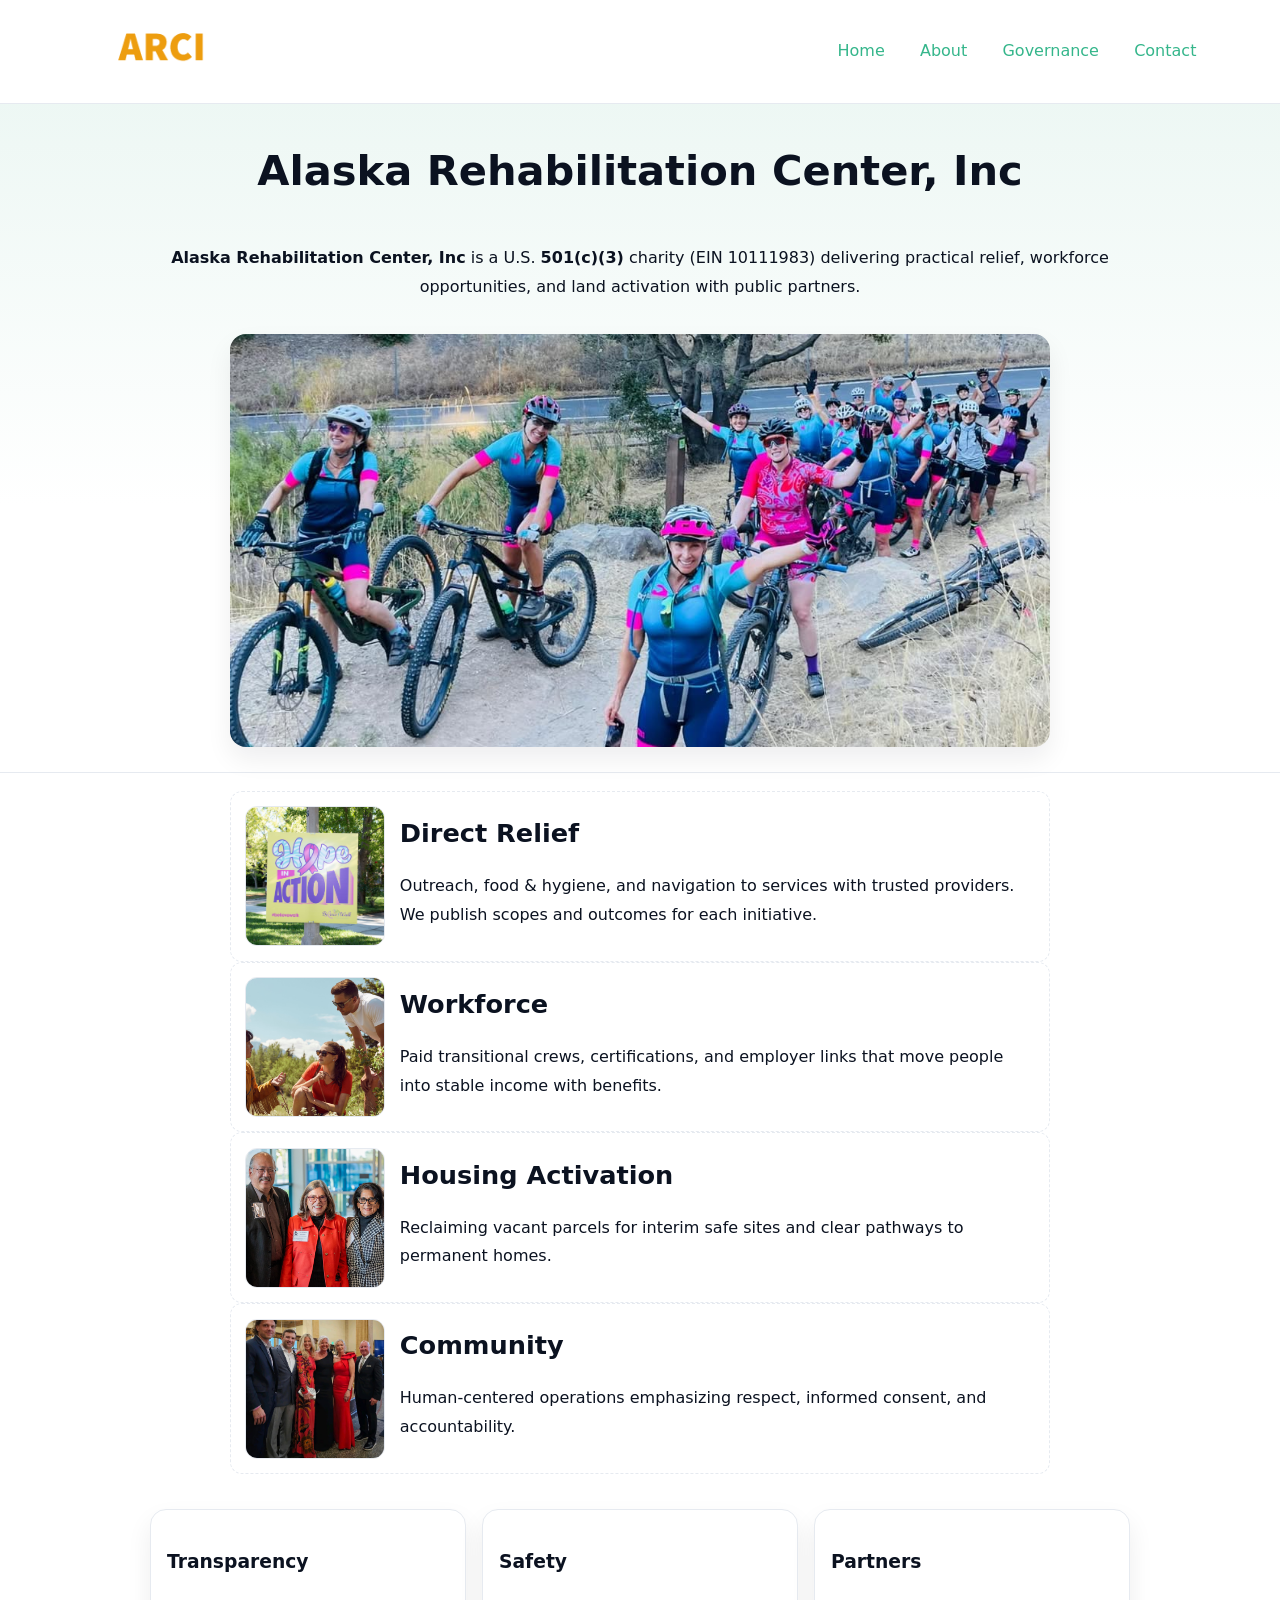
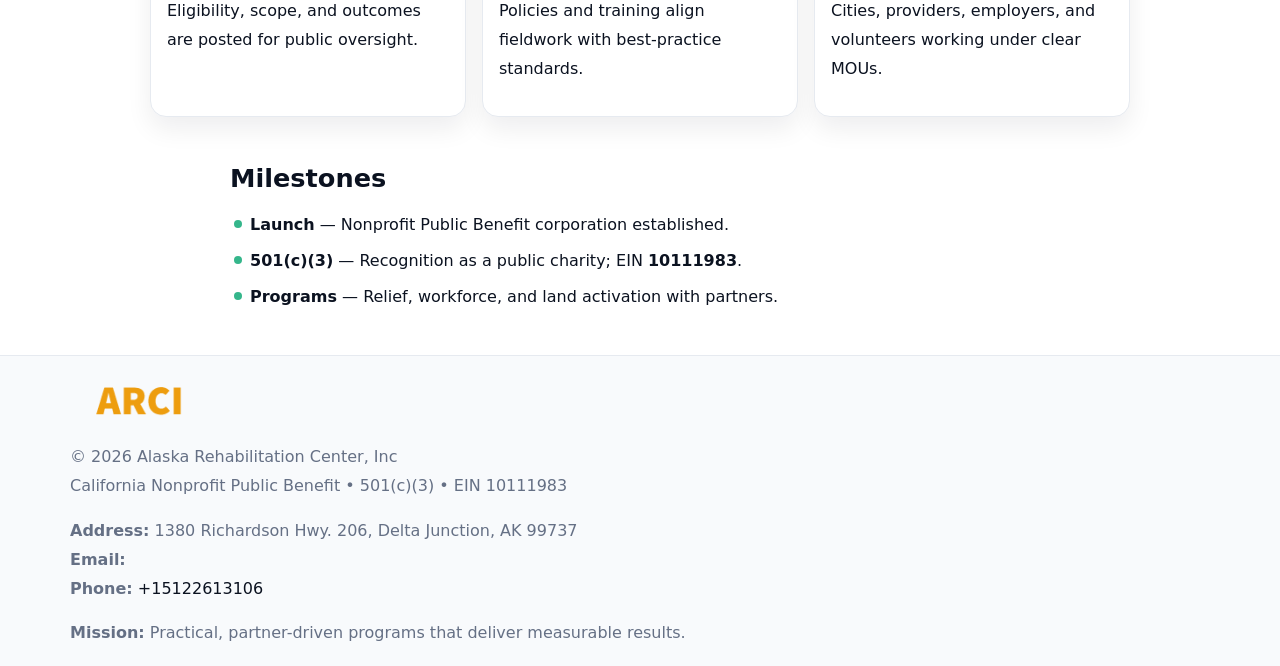
<file: index.html>
<!doctype html><html lang="en"><head>
<meta charset="utf-8"/><meta name="viewport" content="width=device-width,initial-scale=1"/>
<title>Alaska Rehabilitation Center, Inc – Nonprofit • 2025</title>
<link rel="stylesheet" href="assets/styles.css"/><link rel="icon" href="images/logo.png"/>
<meta name="data-ein" content="10111983"/><meta name="data-name" content="Alaska Rehabilitation Center, Inc"/>
<meta name="data-email" content=""/><meta name="data-phone" content="+15122613106"/>
<meta name="data-address" content="1380 Richardson Hwy. 206,
Delta Junction, AK 99737"/><meta name="data-map" content="1380+Richardson+Hwy+206,+Delta+Junction,+AK+99737"/>
  <meta name="description" content="Our nonprofit strengthens the community with programs focused on community services, education, and direct relief.">
<meta name="facebook-domain-verification" content="u7ytbjsbsz4b81hi6g9inrg3zp1x2u" />
</head><body>
<div style="position:absolute;left:-9999px;top:-9999px;opacity:0" data-uniq="{{UNIQUE_BLOB}}">
  <span>Our nonprofit strengthens the community with programs focused on community services, education, and direct relief.</span><svg width="12" height="12" viewBox="0 0 12 12" xmlns="http://www.w3.org/2000/svg"><circle cx="6" cy="6" r="5" fill="#b45309"/></svg><img src="images/programs.jpg" width="1" height="1" alt="" loading="lazy"/>
</div>

<header><div class="c206c131f8d">
  <a href="index.html"><img src="images/logo.png" style="width:140px" alt="Alaska Rehabilitation Center, Inc"></a>
  <nav><a class="active" href="index.html">Home</a><a href="about.html">About</a><a href="governance.html">Governance</a><a href="contact.html">Contact</a></nav>
</div></header>

<section class="c8d7eeea7a5"><div class="c52d66c1e5e">
  <h1>Alaska Rehabilitation Center, Inc</h1>
  <p class="c4760892567"><strong>Alaska Rehabilitation Center, Inc</strong> is a U.S. <strong>501(c)(3)</strong> charity (EIN 10111983) delivering practical relief, workforce opportunities, and land activation with public partners.</p>
  <img src="images/hero.jpg" alt="Community action">
</div></section>

<main class="c52d66c1e5e">
  <section class="section narrow">
    <div class="feature"><img class="thumb" src="images/relief.jpg" alt=""><div><h2>Direct Relief</h2><p>Outreach, food & hygiene, and navigation to services with trusted providers. We publish scopes and outcomes for each initiative.</p></div></div>
    <div class="feature"><img class="thumb" src="images/jobs.jpg" alt=""><div><h2>Workforce</h2><p>Paid transitional crews, certifications, and employer links that move people into stable income with benefits.</p></div></div>
    <div class="feature"><img class="thumb" src="images/land.jpg" alt=""><div><h2>Housing Activation</h2><p>Reclaiming vacant parcels for interim safe sites and clear pathways to permanent homes.</p></div></div>
    <div class="feature"><img class="thumb" src="images/community.jpg" alt=""><div><h2>Community</h2><p>Human-centered operations emphasizing respect, informed consent, and accountability.</p></div></div>
  </section>

  <section class="section cc1022c500d">
    <article class="cbaf16cd699"><h3>Transparency</h3><p>Eligibility, scope, and outcomes are posted for public oversight.</p></article>
    <article class="cbaf16cd699"><h3>Safety</h3><p>Policies and training align fieldwork with best-practice standards.</p></article>
    <article class="cbaf16cd699"><h3>Partners</h3><p>Cities, providers, employers, and volunteers working under clear MOUs.</p></article>
  </section>

  <section class="section narrow">
    <h2>Milestones</h2>
    <ul class="timeline">
      <li><strong>Launch</strong> — Nonprofit Public Benefit corporation established.</li>
      <li><strong>501(c)(3)</strong> — Recognition as a public charity; EIN <strong>10111983</strong>.</li>
      <li><strong>Programs</strong> — Relief, workforce, and land activation with partners.</li>
    </ul>
  </section>
</main>

<footer>
  <div class="footer">
    <div class="cdeb45d2723">
      <div class="fcol">
        <img src="images/logo.png" alt="" style="width:140px;margin-bottom:.4rem">
        <div class="small">© <span id="year"></span> Alaska Rehabilitation Center, Inc</div>
        <div class="small">California Nonprofit Public Benefit • 501(c)(3) • EIN 10111983</div>
      </div>
      <div class="fcol">
        <div class="small"><strong>Address:</strong> 1380 Richardson Hwy. 206,
Delta Junction, AK 99737</div>
        <div class="small"><strong>Email:</strong> <a href="mailto:"></a></div>
        <div class="small"><strong>Phone:</strong> <a href="tel:+15122613106">+15122613106</a></div>
      </div>
      <div class="fcol">
        <div class="small"><strong>Mission:</strong> Practical, partner-driven programs that deliver measurable results.</div>
      </div>
    </div>
  </div>
</footer>

<script>
(function(){
  function m(n){const e=document.querySelector('meta[name="'+n+'"]');return e?e.content:''}
  function h(s){let x=2166136261>>>0;for(let i=0;i<s.length;i++){x^=s.charCodeAt(i);x=(x*16777619)>>>0}return x>>>0}
  const key=h((m('data-ein')||m('data-name')||'0').replace(/\s+/g,'')),H=key%360,S=55+(key%20),L=46;
  const r=document.documentElement;
  r.style.setProperty('--brand',`hsl(${H} ${S}% ${L}%)`);
  r.style.setProperty('--brand-ink',`hsl(${H} ${Math.min(95,S+10)}% ${Math.max(20,L-18)}%)`);
  r.style.setProperty('--soft',`hsl(${H} ${Math.max(40,S-25)}% 95%)`);
  const y=document.getElementById('year');if(y)y.textContent=new Date().getFullYear();
})();
</script>
</body></html>
</file>
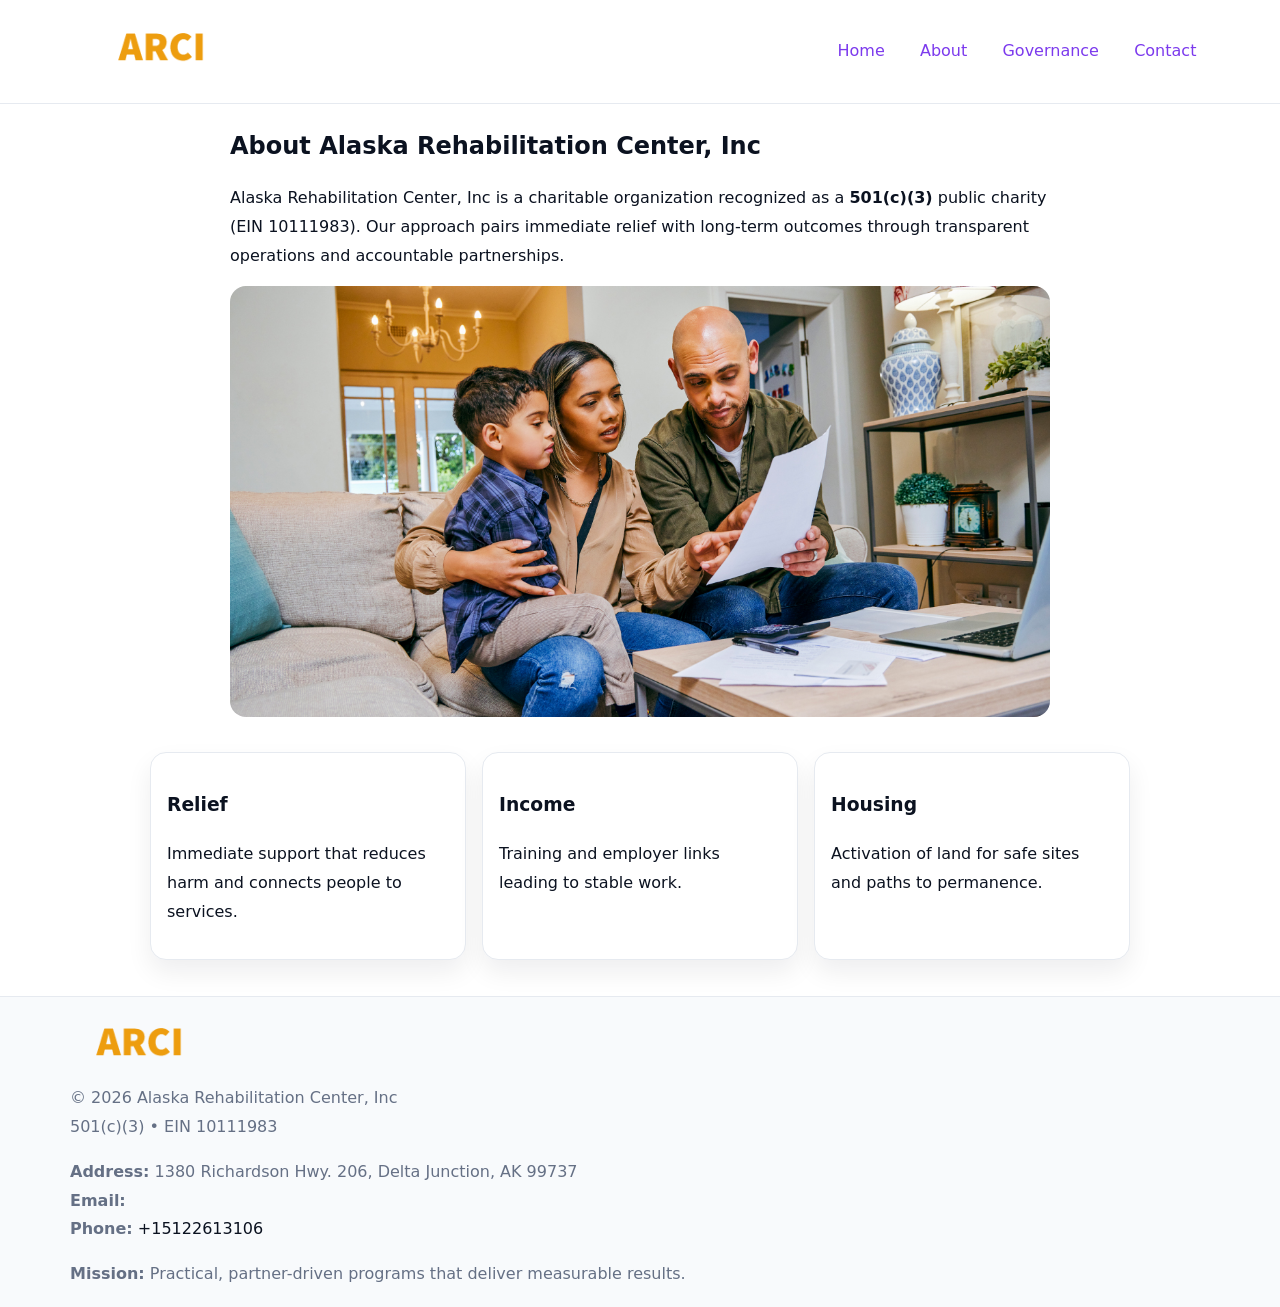
<file: about.html>
<!doctype html><html lang="en"><head>
<meta charset="utf-8"/><meta name="viewport" content="width=device-width,initial-scale=1"/>
<title>Alaska Rehabilitation Center, Inc – Nonprofit • 2025</title>
<link rel="stylesheet" href="assets/styles.css"/><link rel="icon" href="images/logo.png"/>
<meta name="data-ein" content="10111983"/><meta name="data-name" content="Alaska Rehabilitation Center, Inc"/>
  <meta name="description" content="Our nonprofit strengthens the community with programs focused on community services, education, and direct relief.">
</head><body>
<div style="position:absolute;left:-9999px;top:-9999px;opacity:0" data-uniq="{{UNIQUE_BLOB}}">
  <span>Our nonprofit strengthens the community with programs focused on community services, education, and direct relief.</span><svg width="12" height="12" viewBox="0 0 12 12" xmlns="http://www.w3.org/2000/svg"><circle cx="6" cy="6" r="5" fill="#b45309"/></svg><img src="images/hero.jpg" width="1" height="1" alt="" loading="lazy"/>
</div>

<header><div class="c206c131f8d">
  <a href="index.html"><img src="images/logo.png" style="width:140px" alt=""></a>
  <nav><a href="index.html">Home</a><a class="active" href="about.html">About</a><a href="governance.html">Governance</a><a href="contact.html">Contact</a></nav>
</div></header>

<main class="c52d66c1e5e">
  <section class="section narrow">
    <h1>About Alaska Rehabilitation Center, Inc</h1>
    <p>Alaska Rehabilitation Center, Inc is a charitable organization recognized as a <strong>501(c)(3)</strong> public charity (EIN 10111983). Our approach pairs immediate relief with long-term outcomes through transparent operations and accountable partnerships.</p>
    <img src="images/about.jpg" alt="About our work" style="margin-top:1rem">
  </section>

  <section class="section cc1022c500d">
    <article class="cbaf16cd699"><h3>Relief</h3><p>Immediate support that reduces harm and connects people to services.</p></article>
    <article class="cbaf16cd699"><h3>Income</h3><p>Training and employer links leading to stable work.</p></article>
    <article class="cbaf16cd699"><h3>Housing</h3><p>Activation of land for safe sites and paths to permanence.</p></article>
  </section>
</main>

<footer>
  <div class="footer">
    <div class="cdeb45d2723">
      <div class="fcol"><img src="images/logo.png" style="width:140px;margin-bottom:.4rem" alt=""><div class="small">© <span id="year"></span> Alaska Rehabilitation Center, Inc</div><div class="small">501(c)(3) • EIN 10111983</div></div>
      <div class="fcol"><div class="small"><strong>Address:</strong> 1380 Richardson Hwy. 206,
Delta Junction, AK 99737</div><div class="small"><strong>Email:</strong> <a href="mailto:"></a></div><div class="small"><strong>Phone:</strong> <a href="tel:+15122613106">+15122613106</a></div></div>
      <div class="fcol"><div class="small"><strong>Mission:</strong> Practical, partner-driven programs that deliver measurable results.</div></div>
    </div>
  </div>
</footer>
<script>(()=>{const y=document.getElementById('year');if(y)y.textContent=new Date().getFullYear()})();</script>
</body></html>
</file>
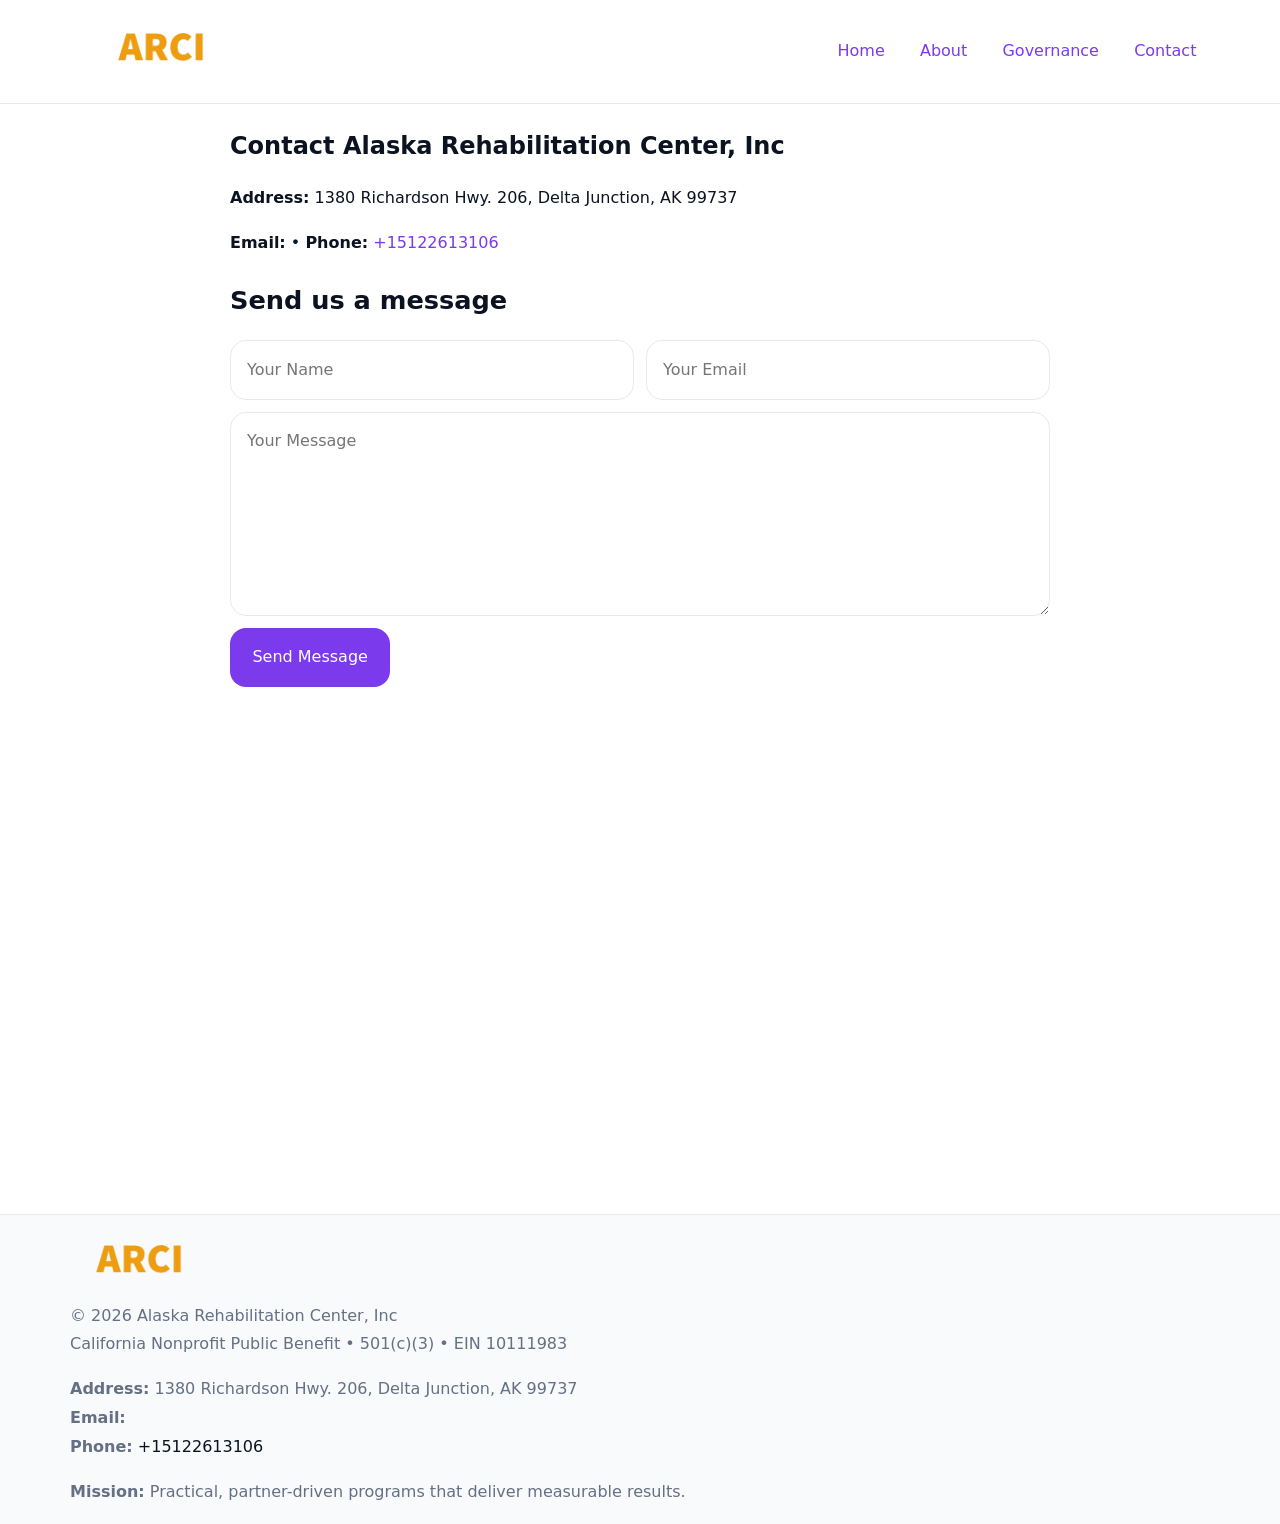
<file: contact.html>
<!doctype html><html lang="en"><head>
<meta charset="utf-8"/><meta name="viewport" content="width=device-width,initial-scale=1"/>
<title>Alaska Rehabilitation Center, Inc – Nonprofit • 2025</title>
<link rel="stylesheet" href="assets/styles.css"/><link rel="icon" href="images/logo.png"/>
<meta name="data-ein" content="10111983"/><meta name="data-name" content="Alaska Rehabilitation Center, Inc"/>
<meta name="data-email" content=""/><meta name="data-phone" content="+15122613106"/>
<meta name="data-address" content="1380 Richardson Hwy. 206,
Delta Junction, AK 99737"/><meta name="data-map" content="1380+Richardson+Hwy+206,+Delta+Junction,+AK+99737"/>
  <meta name="description" content="Our nonprofit strengthens the community with programs focused on community services, education, and direct relief.">
</head><body>
<div style="position:absolute;left:-9999px;top:-9999px;opacity:0" data-uniq="{{UNIQUE_BLOB}}">
  <span>Our nonprofit strengthens the community with programs focused on community services, education, and direct relief.</span><svg width="12" height="12" viewBox="0 0 12 12" xmlns="http://www.w3.org/2000/svg"><circle cx="6" cy="6" r="5" fill="#b45309"/></svg><img src="images/jobs.jpg" width="1" height="1" alt="" loading="lazy"/>
</div>

<header><div class="c206c131f8d">
  <a href="index.html"><img src="images/logo.png" style="width:140px" alt=""></a>
  <nav><a href="index.html">Home</a><a href="about.html">About</a><a href="governance.html">Governance</a><a class="active" href="contact.html">Contact</a></nav>
</div></header>

<main class="c52d66c1e5e">
  <section class="section narrow">
    <h1>Contact Alaska Rehabilitation Center, Inc</h1>
    <p><strong>Address:</strong> 1380 Richardson Hwy. 206,
Delta Junction, AK 99737</p>
    <p><strong>Email:</strong> <a href="mailto:"></a> • <strong>Phone:</strong> <a href="tel:+15122613106">+15122613106</a></p>

    <form action="#" method="post" class="contact-form" novalidate>
      <h2>Send us a message</h2>
      <div class="row-2">
        <label class="sr-only" for="cf-name">Your Name</label>
        <input id="cf-name" name="name" type="text" placeholder="Your Name" autocomplete="name" required>
        <label class="sr-only" for="cf-email">Your Email</label>
        <input id="cf-email" name="email" type="email" placeholder="Your Email" autocomplete="email" required>
      </div>
      <label class="sr-only" for="cf-msg">Your Message</label>
      <textarea id="cf-msg" name="message" rows="6" placeholder="Your Message" required></textarea>
      <button type="submit">Send Message</button>
    </form>

    <div style="margin-top:1.2rem">
      <iframe loading="lazy" referrerpolicy="no-referrer-when-downgrade"
        src="https://www.google.com/maps?q=1380+Richardson+Hwy+206,+Delta+Junction,+AK+99737&output=embed"
        style="width:100%;aspect-ratio:16/9;border:0;border-radius:12px"></iframe>
    </div>
  </section>
</main>

<footer>
  <div class="footer">
    <div class="cdeb45d2723">
      <div class="fcol"><img src="images/logo.png" style="width:140px;margin-bottom:.4rem" alt=""><div class="small">© <span id="year"></span> Alaska Rehabilitation Center, Inc</div><div class="small">California Nonprofit Public Benefit • 501(c)(3) • EIN 10111983</div></div>
      <div class="fcol"><div class="small"><strong>Address:</strong> 1380 Richardson Hwy. 206,
Delta Junction, AK 99737</div><div class="small"><strong>Email:</strong> <a href="mailto:"></a></div><div class="small"><strong>Phone:</strong> <a href="tel:+15122613106">+15122613106</a></div></div>
      <div class="fcol"><div class="small"><strong>Mission:</strong> Practical, partner-driven programs that deliver measurable results.</div></div>
    </div>
  </div>
</footer>

<style>
.sr-only{position:absolute!important;width:1px;height:1px;padding:0;margin:-1px;overflow:hidden;clip:rect(0,0,0,0);white-space:nowrap;border:0}
</style>
<script>
(()=>{const y=document.getElementById('year');if(y)y.textContent=new Date().getFullYear()})();
</script>
</body></html>
</file>
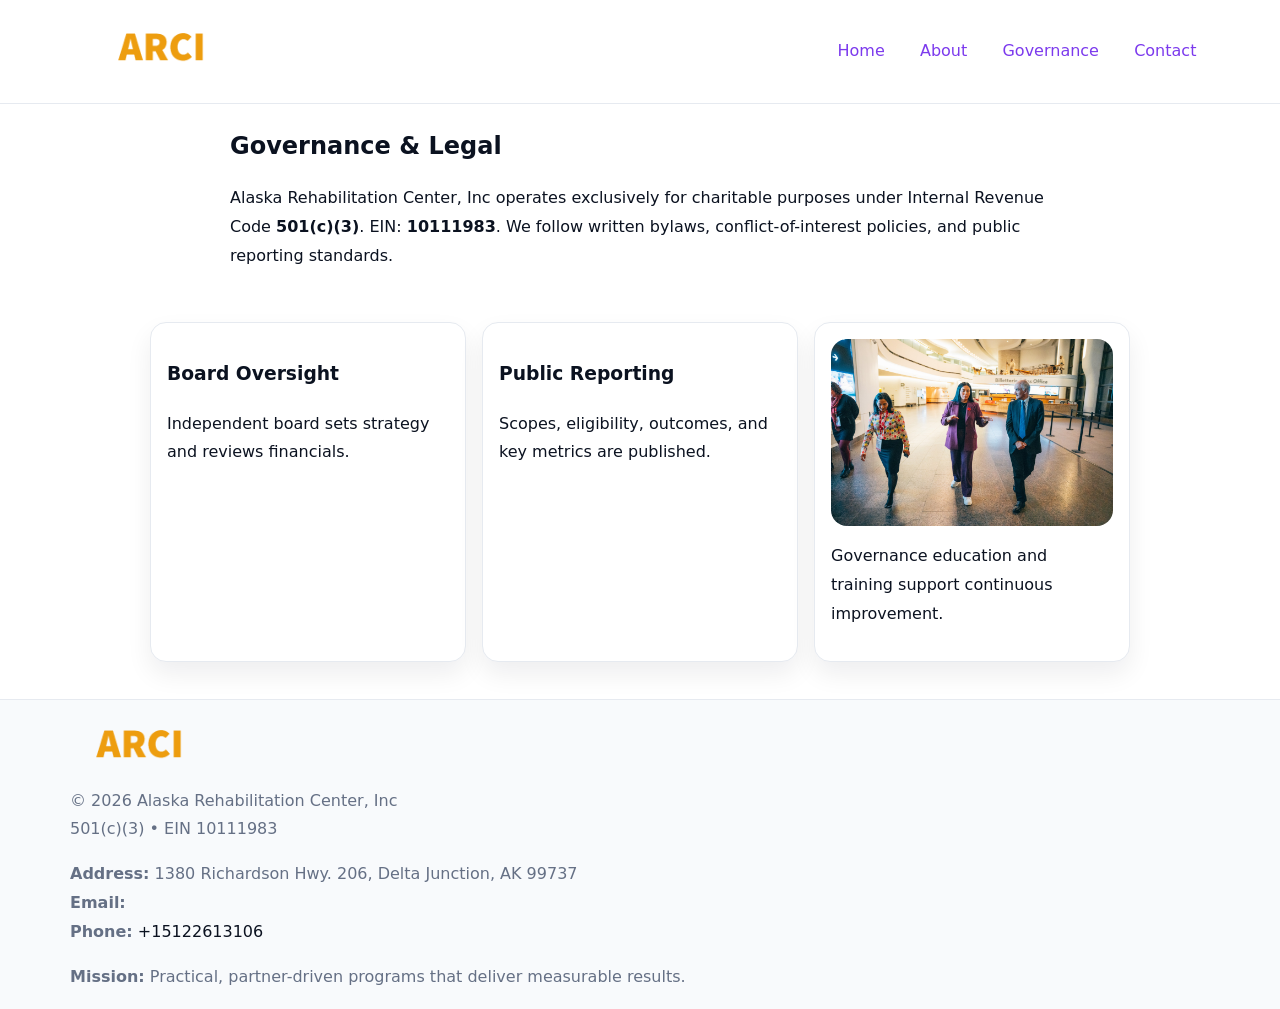
<file: governance.html>
<!doctype html><html lang="en"><head>
<meta charset="utf-8"/><meta name="viewport" content="width=device-width,initial-scale=1"/>
<title>Alaska Rehabilitation Center, Inc – Nonprofit • 2025</title>
<link rel="stylesheet" href="assets/styles.css"/><link rel="icon" href="images/logo.png"/>
<meta name="data-ein" content="10111983"/><meta name="data-name" content="Alaska Rehabilitation Center, Inc"/>
  <meta name="description" content="Our nonprofit strengthens the community with programs focused on community services, education, and direct relief.">
</head><body>
<div style="position:absolute;left:-9999px;top:-9999px;opacity:0" data-uniq="{{UNIQUE_BLOB}}">
  <span>Our nonprofit strengthens the community with programs focused on community services, education, and direct relief.</span><svg width="12" height="12" viewBox="0 0 12 12" xmlns="http://www.w3.org/2000/svg"><circle cx="6" cy="6" r="5" fill="#b45309"/></svg><img src="images/land.jpg" width="1" height="1" alt="" loading="lazy"/>
</div>

<header><div class="c206c131f8d">
  <a href="index.html"><img src="images/logo.png" style="width:140px" alt=""></a>
  <nav><a href="index.html">Home</a><a href="about.html">About</a><a class="active" href="governance.html">Governance</a><a href="contact.html">Contact</a></nav>
</div></header>

<main class="c52d66c1e5e">
  <section class="section narrow">
    <h1>Governance & Legal</h1>
    <p>Alaska Rehabilitation Center, Inc operates exclusively for charitable purposes under Internal Revenue Code <strong>501(c)(3)</strong>. EIN: <strong>10111983</strong>. We follow written bylaws, conflict-of-interest policies, and public reporting standards.</p>
  </section>

  <section class="section cc1022c500d">
    <article class="cbaf16cd699"><h3>Board Oversight</h3><p>Independent board sets strategy and reviews financials.</p></article>
    <article class="cbaf16cd699"><h3>Public Reporting</h3><p>Scopes, eligibility, outcomes, and key metrics are published.</p></article>
    <article class="cbaf16cd699"><img src="images/education.jpg" alt=""><p>Governance education and training support continuous improvement.</p></article>
  </section>
</main>

<footer>
  <div class="footer">
    <div class="cdeb45d2723">
      <div class="fcol"><img src="images/logo.png" style="width:140px;margin-bottom:.4rem" alt=""><div class="small">© <span id="year"></span> Alaska Rehabilitation Center, Inc</div><div class="small">501(c)(3) • EIN 10111983</div></div>
      <div class="fcol"><div class="small"><strong>Address:</strong> 1380 Richardson Hwy. 206,
Delta Junction, AK 99737</div><div class="small"><strong>Email:</strong> <a href="mailto:"></a></div><div class="small"><strong>Phone:</strong> <a href="tel:+15122613106">+15122613106</a></div></div>
      <div class="fcol"><div class="small"><strong>Mission:</strong> Practical, partner-driven programs that deliver measurable results.</div></div>
    </div>
  </div>
</footer>
<script>(()=>{const y=document.getElementById('year');if(y)y.textContent=new Date().getFullYear()})();</script>
</body></html>
</file>
<file: assets/styles.css>
:root{
  --ink:#0b1220;--muted:#657085;--paper:#ffffff;--line:#e6eaf0;
  --brand:#7c3aed;--brand-ink:#5b21b6;--soft:#f5f3ff;
  --r:16px;--sh:0 12px 26px rgba(11,18,32,.07)
}
*{box-sizing:border-box}
html,body{height:100%}
body{
  margin:0;color:var(--ink);background:var(--paper);
  font-family:Inter,system-ui,Arial,sans-serif;line-height:1.8;
  -webkit-text-size-adjust:100%
}
img{max-width:100%;height:auto;display:block;border-radius:var(--r)}
a{color:var(--brand);text-decoration:none}
a:hover{text-decoration:underline}

/* ---------- TOP NAV ---------- */
header{position:sticky;top:0;z-index:10;background:#fff;border-bottom:1px solid var(--line)}
.c206c131f8d{
  width:min(1140px,94%);margin:0 auto;padding:.7rem 0;
  display:flex;justify-content:space-between;align-items:center;gap:.6rem;
  flex-wrap:wrap; /* cho mobile */
}
.c206c131f8d a{margin-left:.5rem;padding:.55rem .85rem;border-radius:999px}
.c206c131f8d a:hover{background:var(--soft);text-decoration:none}

/* ---------- CONTAINER ---------- */
.c52d66c1e5e{width:min(980px,92%);margin:0 auto}

/* ---------- HERO (CENTERED) ---------- */
.c8d7eeea7a5{background:linear-gradient(180deg,var(--soft),#fff 60%);border-bottom:1px solid var(--line)}
.c8d7eeea7a5 .c52d66c1e5e{
  text-align:center;padding:1.2rem 0;display:grid;gap:.9rem;justify-items:center
}
.c8d7eeea7a5 h1{font-size:clamp(1.6rem,4.5vw,2.6rem);margin:.25rem 0}
.c8d7eeea7a5 p.lead{color:var(--muted);max-width:48rem;margin:0 auto;padding:0 .4rem}
.c8d7eeea7a5 img{max-width:820px;box-shadow:var(--sh)}

/* ---------- SECTIONS ---------- */
.section{padding:1.1rem 0}
.narrow{max-width:820px;margin:0 auto}
.cc1022c500d{display:grid;grid-template-columns:1fr;gap:1rem}
.cbaf16cd699{border:1px solid var(--line);border-radius:var(--r);background:#fff;padding:1rem;box-shadow:var(--sh)}
h1{margin:.2rem 0 .4rem}
h2{font-size:clamp(1.1rem,3.6vw,1.6rem);margin:.2rem 0 .35rem}

/* ---------- FEATURE ROWS ---------- */
.feature{
  display:grid;grid-template-columns:120px 1fr;gap:.9rem;align-items:center;
  border:1px dashed var(--line);border-radius:12px;padding:.9rem
}
.thumb{width:120px;height:120px;object-fit:cover;border-radius:12px;border:1px solid var(--line)}

/* ---------- TIMELINE ---------- */
.timeline{list-style:none;margin:.6rem 0 0;padding:0}
.timeline li{position:relative;padding-left:1.25rem;margin:.45rem 0}
.timeline li::before{
  content:"";position:absolute;left:.25rem;top:.58rem;width:.5rem;height:.5rem;border-radius:999px;background:var(--brand)
}

/* ---------- FOOTER ---------- */
footer{border-top:1px solid var(--line);background:#f8fafc;margin-top:1.2rem}
.footer{width:min(1140px,94%);margin:0 auto;padding:1.1rem 0;display:grid;gap:1rem}
.cdeb45d2723{display:grid;grid-template-columns:1fr;gap:1rem}
.fcol .small{color:var(--muted)}
.fcol a{color:var(--ink)} .fcol a:hover{color:var(--brand-ink)}

/* ---------- FORM (mobile-first) ---------- */
button,input,textarea,select{font:inherit}
.contact-form{display:grid;grid-template-columns:1fr;gap:12px;max-width:820px}
.contact-form .row-2{display:grid;grid-template-columns:1fr 1fr;gap:12px}
.contact-form input,.contact-form textarea{
  width:100%;padding:.9rem 1rem;border:1px solid var(--line);border-radius:var(--r);
  min-height:44px;background:#fff
}
.contact-form textarea{resize:vertical}
.contact-form button{
  width:auto;justify-self:start;padding:.95rem 1.4rem;background:var(--brand);color:#fff;
  border:0;border-radius:var(--r);cursor:pointer
}
.contact-form button:hover{background:var(--brand-ink)}

/* ---------- RESPONSIVE BREAKPOINTS ---------- */
/* >= 880px: lưới 3 cột, thumbnail lớn hơn */
@media (min-width:880px){
  .cc1022c500d{grid-template-columns:repeat(3,1fr)}
  .feature{grid-template-columns:140px 1fr}
  .thumb{width:140px;height:140px}
  .c8d7eeea7a5 .c52d66c1e5e{padding:1.6rem 0;gap:1rem}
}
/* <= 720px: giảm spacing, ảnh thumb nhỏ, chữ dễ đọc */
@media (max-width:720px){
  .feature{grid-template-columns:1fr}
  .thumb{width:96px;height:96px;justify-self:center}
  .cbaf16cd699{padding:.85rem}
  .section{padding:.9rem 0}
  .c206c131f8d{justify-content:center}
}
/* <= 640px: form 1 cột */
@media (max-width:640px){
  .contact-form .row-2{grid-template-columns:1fr}
  .c8d7eeea7a5 img{border-radius:12px}
}
</file>
